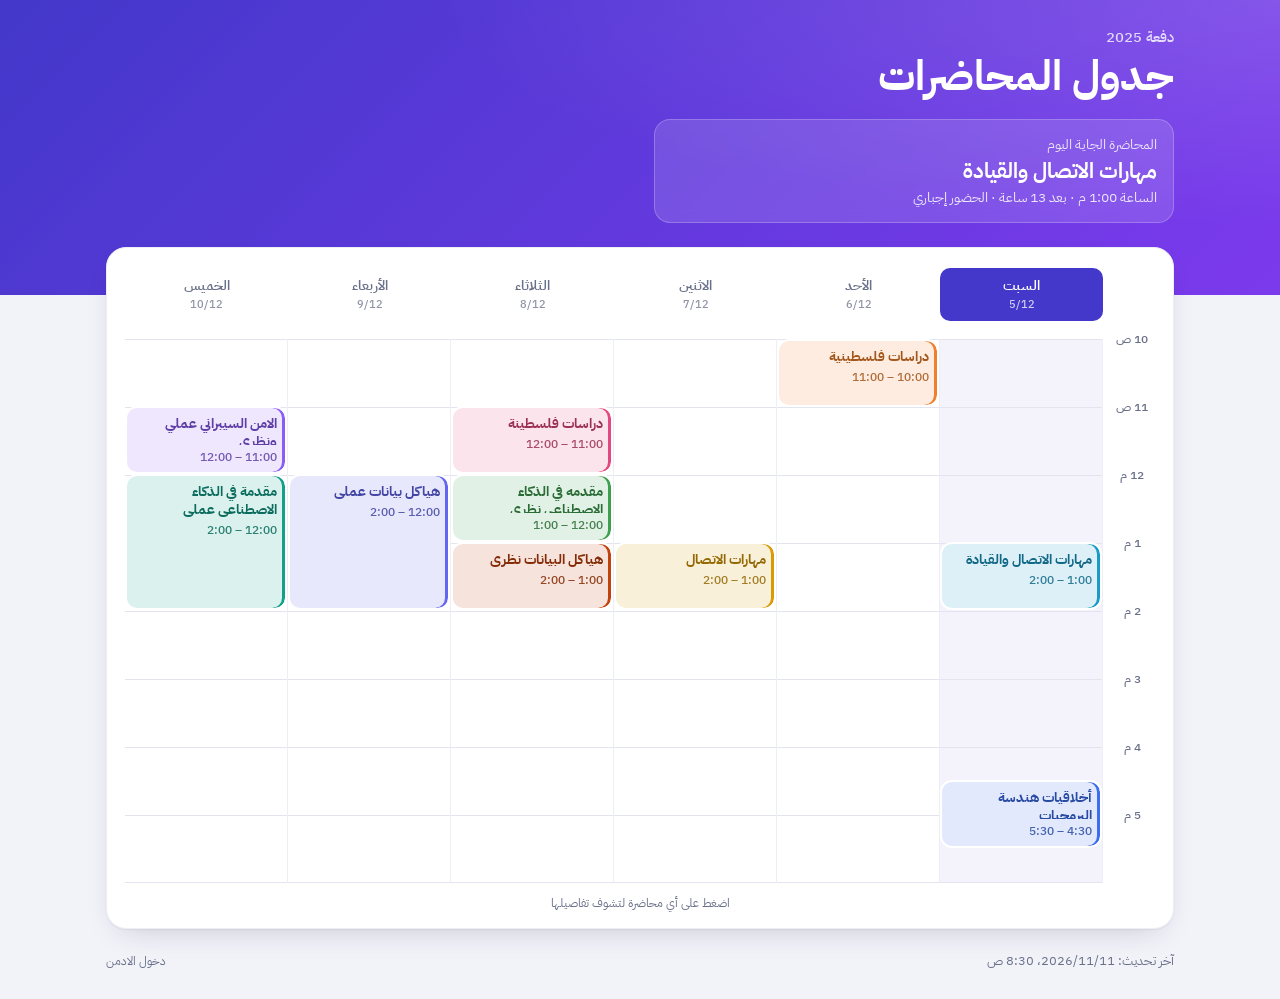
<file: index.html>
<!doctype html>
<html lang="ar" dir="rtl">
<head>
  <meta charset="utf-8">
  <meta name="viewport" content="width=device-width, initial-scale=1, viewport-fit=cover">
  <title>جدول المحاضرات</title>
  <meta name="description" content="جدول المحاضرات الأسبوعي: اليوم والموعد والمادة.">
  <meta name="theme-color" content="#4338CA">
  <link rel="icon" href="data:image/svg+xml,%3Csvg xmlns='http://www.w3.org/2000/svg' viewBox='0 0 64 64'%3E%3Crect width='64' height='64' rx='16' fill='%234338CA'/%3E%3Crect x='14' y='16' width='15' height='14' rx='4' fill='%23fff'/%3E%3Crect x='35' y='16' width='15' height='22' rx='4' fill='%23C7D2FE'/%3E%3Crect x='14' y='35' width='15' height='13' rx='4' fill='%23C7D2FE'/%3E%3C/svg%3E">
  <link rel="preconnect" href="https://fonts.googleapis.com">
  <link rel="preconnect" href="https://fonts.gstatic.com" crossorigin>
  <link href="https://fonts.googleapis.com/css2?family=IBM+Plex+Sans+Arabic:wght@400;500;600;700&display=swap" rel="stylesheet">
  <link rel="stylesheet" href="assets/style.css?v=6">
</head>
<body class="public">
  <header class="hero">
    <div class="wrap">
      <p class="preview-note" id="preview-note" hidden>معاينة للتعديلات اللي لسا ما انتشرت</p>
      <p class="hero-sub" id="subtitle"></p>
      <h1 id="title">جدول المحاضرات</h1>
      <div class="now" id="now" aria-live="polite" hidden></div>
    </div>
  </header>

  <main class="wrap">
    <section class="card quiz-card" id="quizzes" hidden></section>
    <section class="card board-card" id="app">
      <p class="state">جاري تحميل الجدول…</p>
    </section>
  </main>

  <footer class="wrap foot">
    <span id="updated"></span>
    <a class="admin-link" href="admin.html">دخول الادمن</a>
  </footer>

  <dialog class="sheet" id="details" aria-labelledby="details-title">
    <div class="sheet-body" id="details-body"></div>
  </dialog>

  <script src="assets/common.js?v=6"></script>
  <script src="assets/app.js?v=6"></script>
</body>
</html>
</file>
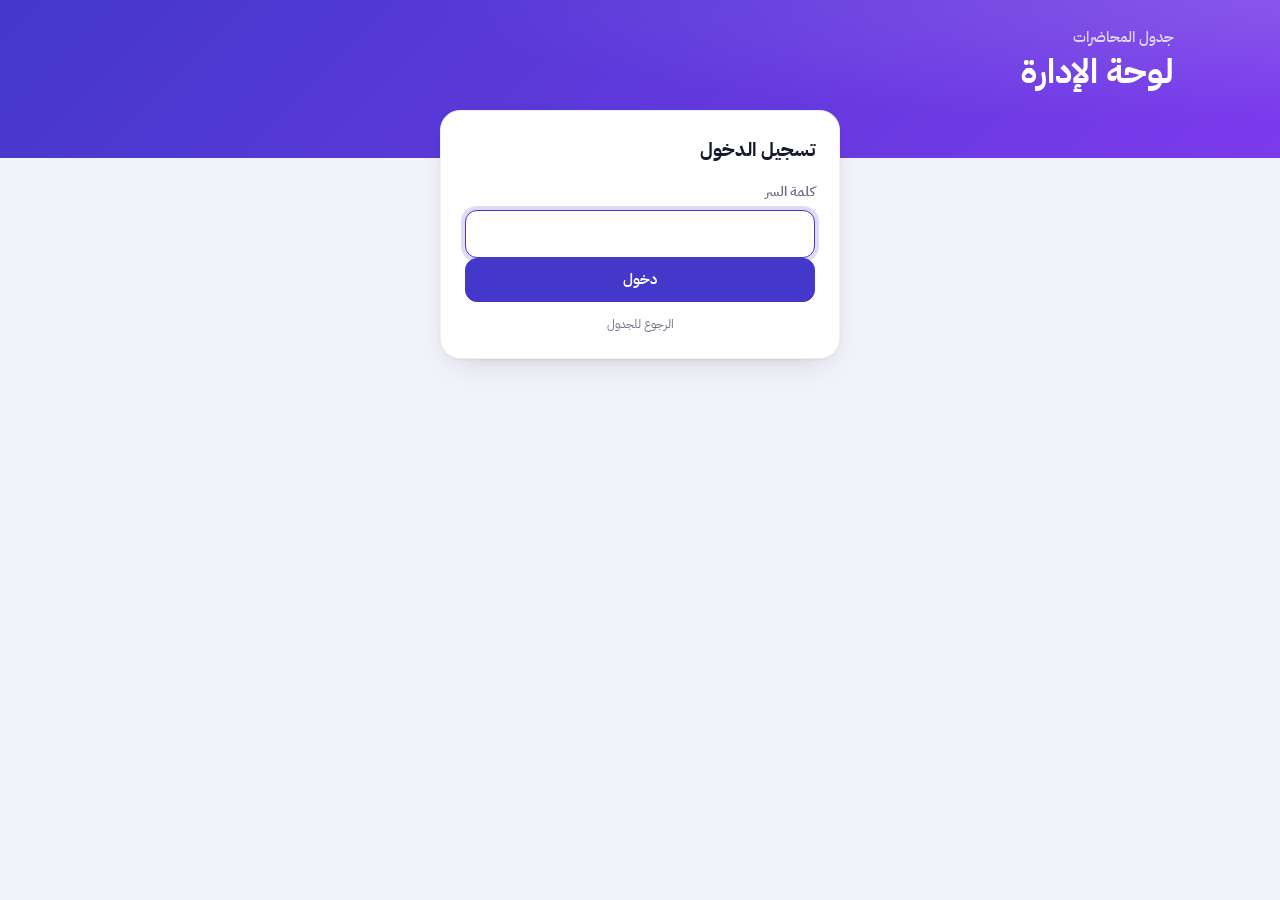
<file: admin.html>
<!doctype html>
<html lang="ar" dir="rtl">
<head>
  <meta charset="utf-8">
  <meta name="viewport" content="width=device-width, initial-scale=1, viewport-fit=cover">
  <meta name="robots" content="noindex">
  <title>لوحة الإدارة · جدول المحاضرات</title>
  <meta name="theme-color" content="#4338CA">
  <link rel="icon" href="data:image/svg+xml,%3Csvg xmlns='http://www.w3.org/2000/svg' viewBox='0 0 64 64'%3E%3Crect width='64' height='64' rx='16' fill='%234338CA'/%3E%3Crect x='14' y='16' width='15' height='14' rx='4' fill='%23fff'/%3E%3Crect x='35' y='16' width='15' height='22' rx='4' fill='%23C7D2FE'/%3E%3Crect x='14' y='35' width='15' height='13' rx='4' fill='%23C7D2FE'/%3E%3C/svg%3E">
  <link rel="preconnect" href="https://fonts.googleapis.com">
  <link rel="preconnect" href="https://fonts.gstatic.com" crossorigin>
  <link href="https://fonts.googleapis.com/css2?family=IBM+Plex+Sans+Arabic:wght@400;500;600;700&display=swap" rel="stylesheet">
  <link rel="stylesheet" href="assets/style.css?v=6">
</head>
<body class="admin">
  <header class="hero hero-sm">
    <div class="wrap hero-row">
      <div>
        <p class="hero-sub">جدول المحاضرات</p>
        <h1>لوحة الإدارة</h1>
      </div>
      <nav class="hero-links" id="hero-links" hidden>
        <a href="./" target="_blank" rel="noopener">الجدول المنشور</a>
        <a href="./?preview=1" target="_blank" rel="noopener">معاينة</a>
        <button class="link-btn" type="button" id="logout">خروج</button>
      </nav>
    </div>
  </header>

  <main class="wrap">
    <!-- تسجيل الدخول -->
    <section id="login" hidden>
      <form id="login-form" class="card login-card">
        <h2>تسجيل الدخول</h2>
        <label for="pass">كلمة السر</label>
        <input id="pass" type="password" autocomplete="current-password" required>
        <p class="error" id="login-error" role="alert"></p>
        <button class="btn btn-primary btn-block" type="submit" id="login-btn">دخول</button>
        <a class="admin-link" href="./">الرجوع للجدول</a>
      </form>
    </section>

    <!-- المحرر -->
    <section id="editor" hidden>
      <p class="state" id="loading">جاري تحميل الجدول…</p>
      <div class="card state" id="load-error" role="alert" hidden>
        <p>ما قدرنا نحمّل الجدول المنشور. تأكد من الإنترنت وجرّب كمان مرة.</p>
        <button class="btn btn-primary" type="button" id="retry-load">إعادة المحاولة</button>
      </div>

      <div id="workspace" hidden>
        <div class="toolbar">
          <h2 id="count-title">المحاضرات</h2>
          <button class="btn btn-primary" type="button" id="add-btn">+ إضافة محاضرة</button>
        </div>

        <div id="lecture-list"></div>

        <div class="toolbar toolbar-quiz">
          <h2 id="quiz-title">الكويزات</h2>
          <button class="btn btn-quiz" type="button" id="add-quiz-btn">+ إضافة كويز</button>
        </div>
        <div id="quiz-list"></div>

        <details class="card tools" id="zoom-card" open>
          <summary>روابط الزوم</summary>
          <p class="tools-intro">حط رابط الزوم لكل مادة، والطالب بيلاقيه بتفاصيل المحاضرة. لتمسح رابط فضّي الخانة واحفظ.</p>
          <div id="zoom-list"></div>
        </details>

        <details class="card tools">
          <summary>إعدادات الجدول</summary>
          <div class="tools-body">
            <form id="title-form" class="title-form">
              <div class="field">
                <label for="t-title">عنوان الجدول</label>
                <input id="t-title" autocomplete="off" maxlength="60">
              </div>
              <div class="field">
                <label for="t-subtitle">السطر الصغير فوق العنوان</label>
                <input id="t-subtitle" autocomplete="off" maxlength="60" placeholder="مثلاً: دفعة 2025">
              </div>
              <button class="btn" type="submit">حفظ العنوان</button>
            </form>
            <div>
              <p id="token-state"></p>
              <button class="btn btn-sm" type="button" id="token-change">ربط GitHub</button>
            </div>
            <div>
              <p>نسخة احتياطية من الجدول على جهازك.</p>
              <div class="actions">
                <button class="btn btn-sm" type="button" id="export">تنزيل نسخة</button>
                <label class="btn btn-sm" for="import-file">استرجاع نسخة</label>
                <input class="sr-only" type="file" id="import-file" accept="application/json,.json">
              </div>
            </div>
          </div>
        </details>

        <div class="publish-bar" id="publish-bar">
          <p id="publish-state"></p>
          <div class="actions">
            <button class="btn btn-sm btn-ghost-light" type="button" id="discard">تراجع</button>
            <button class="btn btn-sm btn-accent" type="button" id="publish">نشر التعديلات</button>
          </div>
        </div>
      </div>
    </section>
  </main>

  <!-- نموذج المحاضرة -->
  <dialog class="sheet sheet-form" id="lec-dialog" aria-labelledby="lec-title">
    <form id="lec-form" class="sheet-body" novalidate autocomplete="off">
      <div class="sheet-top">
        <h2 id="lec-title">إضافة محاضرة</h2>
        <button class="icon-btn" type="button" data-close aria-label="إغلاق">✕</button>
      </div>

      <div class="field">
        <label for="f-subject">اسم المادة</label>
        <input id="f-subject" type="text" enterkeyhint="done" autocomplete="off" autocorrect="off" spellcheck="false">
        <div class="chips chips-scroll" id="subject-chips"></div>
      </div>

      <div class="field" id="day-field">
        <span class="label">اليوم</span>
        <div class="chips" id="day-chips" role="radiogroup" aria-label="اليوم"></div>
      </div>

      <div class="field" id="date-field" hidden>
        <span class="label">التاريخ</span>
        <div class="chips chips-scroll date-chips" id="date-chips" role="radiogroup" aria-label="التاريخ"></div>
      </div>

      <div class="field">
        <span class="label">بتبلش الساعة</span>
        <div class="chips chips-grid" id="hour-chips" role="radiogroup" aria-label="الساعة"></div>
        <div class="chips minute-chips" id="minute-chips" role="radiogroup" aria-label="الدقائق"></div>
      </div>

      <div class="field">
        <span class="label">مدتها</span>
        <div class="chips" id="duration-chips" role="radiogroup" aria-label="المدة"></div>
        <div class="stepper">
          <button class="btn btn-sm" type="button" data-step="-15">− ربع ساعة</button>
          <span id="duration-text"></span>
          <button class="btn btn-sm" type="button" data-step="15">+ ربع ساعة</button>
        </div>
      </div>

      <div class="field" id="attendance-field">
        <span class="label">الحضور</span>
        <div class="chips" id="attendance-chips" role="radiogroup" aria-label="الحضور"></div>
      </div>

      <p class="summary" id="summary"></p>

      <details class="extra" id="extra">
        <summary id="extra-title">ملاحظة والقاعة والمحاضر (اختياري)</summary>
        <div class="field">
          <label for="f-note">ملاحظة</label>
          <input id="f-note" type="text" autocomplete="off" maxlength="140">
        </div>
        <div class="field-row" id="place-row">
          <div class="field">
            <label for="f-room">القاعة</label>
            <input id="f-room" type="text" autocomplete="off">
          </div>
          <div class="field">
            <label for="f-doctor">المحاضر</label>
            <input id="f-doctor" type="text" autocomplete="off">
          </div>
        </div>
      </details>

      <p class="error" id="form-error" role="alert"></p>

      <div class="sheet-actions">
        <button class="btn btn-primary" type="submit" value="close" id="save-btn">حفظ</button>
        <button class="btn" type="submit" value="again" id="save-again-btn">حفظ وضيف غيرها</button>
      </div>
    </form>
  </dialog>

  <!-- ربط GitHub -->
  <dialog class="sheet" id="token-dialog" aria-labelledby="token-title">
    <form id="token-form" class="sheet-body">
      <div class="sheet-top">
        <h2 id="token-title">ربط النشر بـ GitHub (مرة وحدة)</h2>
        <button class="icon-btn" type="submit" value="cancel" formnovalidate aria-label="إغلاق">✕</button>
      </div>
      <p>هاي الخطوة بيعملها صاحب حساب GitHub مرة وحدة بس. بعدها أي حدا معه كلمة سر اللوحة بينشر من أي جهاز بدون توكن.</p>
      <ol>
        <li><a id="token-link" target="_blank" rel="noopener">افتح صفحة إنشاء التوكن</a> وسجّل دخول بحساب GitHub صاحب الموقع.</li>
        <li>تحت <b class="ltr">Repository access</b> اختار <b class="ltr">Only select repositories</b> وبعدين <b class="ltr" id="token-repo"></b>.</li>
        <li>تحت <b class="ltr">Permissions</b> خلّي <b class="ltr">Contents</b> على <b class="ltr">Read and write</b>.</li>
        <li>اضغط <b class="ltr">Generate token</b>، انسخ التوكن والصقه هون.</li>
      </ol>
      <div class="field">
        <label for="token-input">التوكن</label>
        <input id="token-input" type="password" class="ltr" placeholder="github_pat_…" autocomplete="off" spellcheck="false">
      </div>
      <p class="error" id="token-error" role="alert"></p>
      <div class="sheet-actions">
        <button class="btn btn-primary" type="submit" value="save" id="token-save">ربط</button>
      </div>
      <p class="fine">التوكن بينحفظ بالموقع مشفّر بكلمة سر اللوحة، وصلاحيته محصورة بتعديل ملفات هالمستودع.</p>
    </form>
  </dialog>

  <div class="toast" id="toast" role="status" aria-live="polite"></div>

  <script src="assets/common.js?v=6"></script>
  <script src="assets/admin.js?v=6"></script>
</body>
</html>
</file>
<file: assets/style.css>
/* ---------- الألوان والخط ---------- */
:root {
  --bg: #F2F3F9;
  --surface: #FFFFFF;
  --surface-2: #F6F7FB;
  --text: #171A2C;
  --muted: #697089;
  --line: #E2E5EF;
  --line-soft: #EDEFF5;
  --brand: #4338CA;
  --brand-soft: #EEF0FF;
  --hero-from: #4338CA;
  --hero-to: #7C3AED;
  --bar: #1E1B4B;
  --accent: #FBBF24;
  --now: #F43F5E;
  --danger: #DC2626;
  --clash: #EF4444;
  --clash-soft: #FEE2E2;
  --clash-text: #B91C1C;
  --quiz: #F59E0B;
  --quiz-soft: #FEF3C7;
  --quiz-text: #92400E;
  --ok-soft: #DCFCE7;
  --ok-text: #166534;
  --tint: 15%;
  --ink: 68%;
  --ink-base: #000;
  --shadow: 0 1px 2px rgb(20 24 60 / 0.05), 0 12px 32px -16px rgb(20 24 60 / 0.25);
  --radius: 20px;
  --hour: 66px;
  --axis: 40px;
  --col-min: 84px;
  --font: 'IBM Plex Sans Arabic', system-ui, 'Segoe UI', Tahoma, sans-serif;
  color-scheme: light;
}

@media (prefers-color-scheme: dark) {
  :root {
    --bg: #0C0E19;
    --surface: #151826;
    --surface-2: #1B1F30;
    --text: #E9EBF5;
    --muted: #9AA1BA;
    --line: #2A2F45;
    --line-soft: #212538;
    --brand: #8B93FF;
    --brand-soft: #23264A;
    --hero-from: #2E2A86;
    --hero-to: #5B21B6;
    --bar: #23205A;
    --danger: #F87171;
    --clash: #F87171;
    --clash-soft: rgb(239 68 68 / 0.16);
    --clash-text: #FCA5A5;
    --quiz-soft: rgb(245 158 11 / 0.16);
    --quiz-text: #FCD34D;
    --ok-soft: rgb(34 197 94 / 0.15);
    --ok-text: #86EFAC;
    --tint: 26%;
    --ink: 30%;
    --ink-base: #fff;
    --shadow: 0 1px 2px rgb(0 0 0 / 0.4), 0 16px 40px -18px rgb(0 0 0 / 0.7);
    color-scheme: dark;
  }
}

@media (min-width: 768px) {
  :root { --hour: 68px; --axis: 52px; --col-min: 0px; }
}

* { box-sizing: border-box; }
[hidden] { display: none !important; }
html { -webkit-text-size-adjust: 100%; }

body {
  margin: 0;
  min-height: 100vh;
  background: var(--bg);
  color: var(--text);
  font-family: var(--font);
  font-size: 16px;
  line-height: 1.55;
}

a { color: var(--brand); }
:focus-visible { outline: 2.5px solid var(--brand); outline-offset: 2px; }

.wrap {
  width: 100%;
  max-width: 1100px;
  margin: 0 auto;
  padding-inline: 16px;
}

.sr-only {
  position: absolute;
  width: 1px;
  height: 1px;
  overflow: hidden;
  clip: rect(0 0 0 0);
  white-space: nowrap;
}

.ltr { direction: ltr; unicode-bidi: isolate; }

/* ---------- الهيدر ---------- */
.hero {
  padding: calc(26px + env(safe-area-inset-top)) 0 72px;
  color: #fff;
  background:
    radial-gradient(120% 140% at 100% 0%, rgb(255 255 255 / 0.14), transparent 55%),
    linear-gradient(135deg, var(--hero-from), var(--hero-to));
}

.hero h1 {
  margin: 0;
  font-size: clamp(1.9rem, 6vw, 2.6rem);
  font-weight: 700;
  line-height: 1.2;
}

.hero-sub {
  margin: 0 0 2px;
  font-size: 0.95rem;
  font-weight: 500;
  color: rgb(255 255 255 / 0.78);
}

.preview-note {
  display: inline-block;
  margin: 0 0 12px;
  padding: 4px 12px;
  font-size: 0.82rem;
  font-weight: 600;
  color: #1F1500;
  background: var(--accent);
  border-radius: 999px;
}

.now {
  display: grid;
  gap: 1px;
  max-width: 520px;
  margin-top: 18px;
  padding: 14px 16px;
  background: rgb(255 255 255 / 0.13);
  border: 1px solid rgb(255 255 255 / 0.22);
  border-radius: 16px;
  -webkit-backdrop-filter: blur(6px);
  backdrop-filter: blur(6px);
}
.now-label { font-size: 0.85rem; color: rgb(255 255 255 / 0.82); }
.now-title { font-size: 1.3rem; font-weight: 700; line-height: 1.35; }
.now-meta { font-size: 0.9rem; color: rgb(255 255 255 / 0.85); }

.pulse {
  display: inline-block;
  width: 8px;
  height: 8px;
  margin-inline-end: 7px;
  vertical-align: 1px;
  background: var(--now);
  border-radius: 50%;
  animation: pulse 1.8s infinite;
}
@keyframes pulse {
  0% { box-shadow: 0 0 0 0 rgb(244 63 94 / 0.65); }
  70%, 100% { box-shadow: 0 0 0 9px rgb(244 63 94 / 0); }
}

main.wrap { margin-top: -48px; }

/* ---------- بطاقات عامة ---------- */
.card {
  background: var(--surface);
  border: 1px solid var(--line-soft);
  border-radius: var(--radius);
  box-shadow: var(--shadow);
}

.state {
  margin: 0;
  padding: 44px 16px;
  text-align: center;
  color: var(--muted);
}
.state p { margin: 0 0 14px; }
.state p:last-child { margin-bottom: 0; }

/* ---------- الجدول الأسبوعي ---------- */
.board-card { padding: 10px 8px 12px; }

/* على الجوال: عمود لكل يوم بعرض مريح، والجدول بينسحب لجنب مع ثبات الساعات والأيام */
.board-scroll {
  max-height: calc(100dvh - 90px);
  overflow: auto;
  overscroll-behavior-x: contain;
  scrollbar-width: thin;
}
.board { min-width: calc(var(--axis) + var(--days) * var(--col-min)); }

.corner,
.axis {
  position: sticky;
  inset-inline-start: 0;
  z-index: 6;
  background: var(--surface);
}

/* flex مش grid، حتى يزبط تثبيت عمود الساعات وقت السحب الجانبي */
.board-head,
.board-body { display: flex; }
.corner,
.axis { flex: 0 0 var(--axis); }
.day-head,
.day-col { flex: 1 1 0; min-width: var(--col-min); }

.board-head {
  position: sticky;
  top: 0;
  z-index: 5;
  padding: 2px 0 10px;
  background: var(--surface);
}

.day-head {
  padding: 7px 2px;
  border: 0 solid transparent;
  border-inline-width: 3px;
  background-clip: padding-box;
  font-size: 0.86rem;
  font-weight: 600;
  text-align: center;
  white-space: nowrap;
  color: var(--muted);
  border-radius: 10px;
}
.day-head.is-today { color: #fff; background: var(--brand); }
.day-head .short { display: none; }
.board-body { position: relative; }

.board-body { padding-top: 8px; }

.axis { height: calc(var(--hours) * var(--hour)); }
.axis span {
  position: absolute;
  inset-inline: 0;
  padding-inline-end: 6px;
  transform: translateY(-50%);
  font-size: 0.7rem;
  font-weight: 500;
  color: var(--muted);
  text-align: center;
  white-space: nowrap;
}

.day-col {
  position: relative;
  height: calc(var(--hours) * var(--hour));
  border-inline-start: 1px solid var(--line-soft);
  border-bottom: 1px solid var(--line);
  background-image: repeating-linear-gradient(to bottom, var(--line) 0 1px, transparent 1px var(--hour));
}
.day-col.is-today { background-color: color-mix(in srgb, var(--brand) 6%, transparent); }

.lec {
  position: absolute;
  display: flex;
  flex-direction: column;
  gap: 2px;
  padding: 6px 8px;
  overflow: hidden;
  font: inherit;
  text-align: start;
  color: color-mix(in srgb, var(--c) var(--ink), var(--ink-base));
  background: color-mix(in srgb, var(--c) var(--tint), var(--surface));
  border: 2px solid var(--surface);
  border-radius: 12px;
  box-shadow: inset -3px 0 0 var(--c);
  cursor: pointer;
  container-type: size;
  transition: transform 0.15s ease;
}
.lec:hover { transform: scale(1.02); z-index: 3; }
.lec.is-now {
  z-index: 2;
  box-shadow: inset -3px 0 0 var(--c), 0 0 0 2px var(--c);
}
.lec.is-past { opacity: 0.5; }

.lec-name {
  display: -webkit-box;
  overflow: hidden;
  font-size: 0.8rem;
  flex-shrink: 1;
  font-weight: 700;
  line-height: 1.25;
  -webkit-line-clamp: 3;
  -webkit-box-orient: vertical;
}
.lec-time,
.lec-room {
  flex-shrink: 0;
  font-size: 0.7rem;
  font-weight: 500;
  opacity: 0.85;
  white-space: nowrap;
  font-variant-numeric: tabular-nums;
}

@container (max-height: 70px) {
  .lec-room { display: none; }
}
@container (max-height: 34px) {
  .lec-time, .lec-room { display: none; }
  .lec-name { -webkit-line-clamp: 2; }
}
@container (max-width: 64px) {
  .lec-to, .lec-room { display: none; }
}

.now-line {
  position: absolute;
  inset-inline: -1px;
  z-index: 4;
  height: 2px;
  background: var(--now);
  pointer-events: none;
}
.now-line::before {
  content: '';
  position: absolute;
  inset-inline-start: -5px;
  top: -4px;
  width: 10px;
  height: 10px;
  background: var(--now);
  border-radius: 50%;
}

.board-hint {
  margin: 10px 0 0;
  font-size: 0.78rem;
  text-align: center;
  color: var(--muted);
}

@media (max-width: 560px) {
  .day-head { padding: 6px 0; font-size: 0.82rem; }
  .lec { padding: 5px 6px; border-radius: 10px; }
}

@media (min-width: 768px) {
  .board-scroll { max-height: none; overflow: visible; }
}

@media (min-width: 768px) {
  .board-card { padding: 18px 18px 16px; }
  .axis span { font-size: 0.75rem; }
  .lec-name { font-size: 0.9rem; }
  .lec-time, .lec-room { font-size: 0.78rem; }
}

/* ---------- التعارض: نقطة حمرا وملاحظة ---------- */
.clash-dot {
  display: inline-block;
  flex: none;
  width: 10px;
  height: 10px;
  padding: 0;
  background: var(--clash);
  border: 0;
  border-radius: 50%;
  box-shadow: 0 0 0 2px var(--surface);
}
.lec .clash-dot {
  position: absolute;
  top: 5px;
  inset-inline-end: 5px;
}
.lec.has-clash .lec-name { padding-inline-end: 10px; }
button.clash-dot {
  position: relative;
  width: 12px;
  height: 12px;
  margin-inline-start: 8px;
  vertical-align: 1px;
  cursor: pointer;
}
button.clash-dot::before {
  content: '';
  position: absolute;
  inset: -12px;
}

.clash-note {
  display: flex;
  align-items: baseline;
  gap: 8px;
  margin: 8px 0 0;
  padding: 9px 12px;
  font-size: 0.86rem;
  font-weight: 500;
  line-height: 1.5;
  color: var(--clash-text);
  background: var(--clash-soft);
  border-radius: 10px;
}
.clash-note .clash-dot { box-shadow: none; }
#details .clash-note { margin: -4px 0 12px; }

/* ---------- روابط الزوم ---------- */
.btn.btn-zoom {
  gap: 8px;
  color: #fff;
  background: #2D8CFF;
  border-color: #2D8CFF;
}
.btn.btn-zoom:hover { background: #2D8CFF; filter: brightness(1.08); }
.now-zoom { justify-self: start; min-height: 40px; margin-top: 10px; }
.zoom-when { margin: 6px 0 10px; font-size: 0.8rem; text-align: center; color: var(--muted); }
.zoom-when:empty { display: none; }
#details .btn-zoom { margin-top: 4px; }

.tools-intro { margin: 10px 0 4px; font-size: 0.88rem; color: var(--muted); }
.zoom-row { padding: 14px 0; }
.zoom-row + .zoom-row { border-top: 1px solid var(--line-soft); }
.zoom-row label {
  display: flex;
  align-items: center;
  gap: 8px;
  margin-bottom: 8px;
  font-size: 0.95rem;
  color: var(--text);
}
.zoom-dot { width: 10px; height: 10px; flex: none; background: var(--c); border-radius: 50%; }
.zoom-input { display: flex; gap: 8px; }
.zoom-input input { flex: 1; min-width: 0; min-height: 44px; text-align: left; }
.zoom-input .btn { flex: none; min-height: 44px; }
.zoom-meta { margin: 8px 0 0; font-size: 0.82rem; color: var(--muted); }
.zoom-meta b { color: var(--text); font-weight: 600; }
.zoom-meta.is-empty { opacity: 0.8; }

/* ---------- الكويزات والحضور ---------- */
.day-head .day-date {
  display: block;
  font-size: 0.7rem;
  font-weight: 500;
  opacity: 0.75;
}

.lec.is-quiz {
  background:
    repeating-linear-gradient(135deg, transparent 0 7px, color-mix(in srgb, var(--c) 12%, transparent) 7px 14px),
    color-mix(in srgb, var(--c) var(--tint), var(--surface));
  outline: 1.5px dashed var(--c);
  outline-offset: -5px;
}

.lec-name .quiz-badge { margin-inline: 0 3px; }
.quiz-badge {
  display: inline-block;
  margin-inline-start: 4px;
  padding: 0 7px;
  font-size: 0.66rem;
  font-weight: 700;
  line-height: 1.6;
  color: #1F1500;
  background: var(--quiz);
  border-radius: 999px;
}

.quiz-card { margin-bottom: 14px; padding: 14px 14px 8px; }
.quiz-card-title { margin: 0 4px 6px; font-size: 1rem; font-weight: 700; }

.quiz-row {
  display: grid;
  grid-template-columns: 64px minmax(0, 1fr) auto;
  align-items: center;
  gap: 12px;
  width: 100%;
  padding: 10px 4px;
  font: inherit;
  color: var(--text);
  text-align: start;
  background: none;
  border: 0;
  border-top: 1px solid var(--line-soft);
  cursor: pointer;
}
.quiz-row:first-of-type { border-top: 0; }
.quiz-date {
  display: grid;
  place-items: center;
  padding: 6px 4px;
  line-height: 1.25;
  color: var(--quiz-text);
  background: var(--quiz-soft);
  border-radius: 12px;
}
.quiz-date b { font-size: 0.8rem; }
.quiz-date small { font-size: 0.75rem; }
.quiz-info strong { display: block; font-size: 0.98rem; overflow-wrap: anywhere; }
.quiz-info span { font-size: 0.82rem; color: var(--muted); }
.quiz-when { font-size: 0.82rem; font-weight: 600; color: var(--muted); white-space: nowrap; }
.quiz-row.is-soon .quiz-when { color: var(--quiz-text); }

.quiz-note {
  margin: -4px 0 12px;
  padding: 9px 12px;
  font-size: 0.88rem;
  line-height: 1.5;
  color: var(--quiz-text);
  background: var(--quiz-soft);
  border-radius: 10px;
}

.now-quiz {
  display: inline-block;
  margin-inline-start: 8px;
  padding: 0 9px;
  font-size: 0.75rem;
  font-weight: 700;
  line-height: 1.8;
  vertical-align: 3px;
  color: #1F1500;
  background: var(--quiz);
  border-radius: 999px;
}

.att-tag {
  display: inline-block;
  padding: 1px 10px;
  font-size: 0.82rem;
  font-weight: 600;
  border-radius: 999px;
}
.att-required { color: var(--clash-text); background: var(--clash-soft); }
.att-optional { color: var(--ok-text); background: var(--ok-soft); }

/* ---------- التذييل ---------- */
.foot {
  display: flex;
  flex-wrap: wrap;
  justify-content: space-between;
  align-items: baseline;
  gap: 10px;
  padding-block: 22px calc(28px + env(safe-area-inset-bottom));
  font-size: 0.8rem;
  color: var(--muted);
}
.admin-link { font-size: 0.72rem; color: var(--muted); text-decoration: none; }
.admin-link:hover { text-decoration: underline; }

/* ---------- أزرار ---------- */
.btn {
  display: inline-flex;
  align-items: center;
  justify-content: center;
  gap: 6px;
  min-height: 44px;
  padding: 0 18px;
  font: inherit;
  font-size: 0.95rem;
  font-weight: 600;
  color: var(--text);
  text-decoration: none;
  background: var(--surface);
  border: 1px solid var(--line);
  border-radius: 12px;
  cursor: pointer;
  transition: background-color 0.15s ease, filter 0.15s ease;
}
.btn:hover { background: var(--surface-2); }
.btn-primary { color: #fff; background: var(--brand); border-color: var(--brand); }
.btn-primary:hover { background: var(--brand); filter: brightness(1.08); }
.btn-danger { color: var(--danger); }
.btn-sm { min-height: 36px; padding: 0 13px; font-size: 0.86rem; border-radius: 10px; }
.btn-block { width: 100%; }
.btn-accent { color: #1F1500; background: var(--accent); border-color: var(--accent); }
.btn-accent:hover { background: var(--accent); filter: brightness(1.05); }
.btn-ghost-light { color: #fff; background: transparent; border-color: rgb(255 255 255 / 0.3); }
.btn-ghost-light:hover { background: rgb(255 255 255 / 0.08); }
.btn:disabled { opacity: 0.45; cursor: not-allowed; filter: none; }

.icon-btn {
  display: grid;
  place-items: center;
  width: 36px;
  height: 36px;
  font: inherit;
  font-size: 0.95rem;
  color: var(--muted);
  background: var(--surface-2);
  border: 0;
  border-radius: 50%;
  cursor: pointer;
}

.link-btn {
  padding: 0;
  font: inherit;
  color: inherit;
  background: none;
  border: 0;
  cursor: pointer;
}

/* ---------- نوافذ منبثقة (من تحت على الجوال) ---------- */
dialog.sheet {
  width: min(560px, calc(100% - 24px));
  max-width: none;
  max-height: calc(100dvh - 32px);
  padding: 0;
  color: var(--text);
  background: var(--surface);
  border: 0;
  border-radius: 22px;
  box-shadow: 0 30px 80px -20px rgb(0 0 0 / 0.5);
}
dialog.sheet::backdrop { background: rgb(10 12 30 / 0.5); }

.sheet-body {
  max-height: calc(100dvh - 32px);
  padding: 18px 20px 20px;
  overflow-y: auto;
  overscroll-behavior: contain;
}

.sheet-handle {
  display: block;
  width: 40px;
  height: 4px;
  margin: 0 auto 16px;
  background: var(--line);
  border-radius: 4px;
}

.sheet-top {
  display: flex;
  align-items: center;
  justify-content: space-between;
  gap: 12px;
  margin-bottom: 16px;
}
.sheet-top h2 { margin: 0; font-size: 1.15rem; font-weight: 700; }

.sheet-tag {
  display: inline-flex;
  align-items: center;
  gap: 7px;
  margin: 0;
  font-size: 0.85rem;
  font-weight: 600;
  color: var(--c);
}
.sheet-tag i { width: 10px; height: 10px; background: var(--c); border-radius: 50%; }

#details h2 { margin: 6px 0 12px; font-size: 1.4rem; font-weight: 700; line-height: 1.35; }

.facts { margin: 0 0 18px; }
.facts div {
  display: flex;
  justify-content: space-between;
  gap: 12px;
  padding: 12px 0;
  border-bottom: 1px solid var(--line-soft);
}
.facts dt { color: var(--muted); }
.facts dd { margin: 0; font-weight: 600; text-align: end; }

.sheet-actions {
  position: sticky;
  bottom: -20px;
  display: flex;
  gap: 10px;
  margin: 8px -20px -20px;
  padding: 12px 20px calc(20px + env(safe-area-inset-bottom));
  background: var(--surface);
  border-top: 1px solid var(--line-soft);
}
.sheet-actions .btn { flex: 1; }

@media (max-width: 640px) {
  dialog.sheet {
    width: 100%;
    max-height: 92dvh;
    margin: auto 0 0;
    border-radius: 22px 22px 0 0;
  }
  .sheet-body { max-height: 92dvh; padding-inline: 16px; }
  .sheet-actions { margin-inline: -16px; padding-inline: 16px; }
}

/* ---------- خانات ---------- */
.field { margin-bottom: 18px; }

label,
.label {
  display: block;
  margin-bottom: 8px;
  font-size: 0.86rem;
  font-weight: 600;
  color: var(--muted);
}

input {
  width: 100%;
  min-height: 48px;
  padding: 10px 14px;
  font: inherit;
  font-size: 16px;
  color: var(--text);
  background: var(--surface-2);
  border: 1.5px solid var(--line);
  border-radius: 12px;
}
input:focus {
  outline: none;
  background: var(--surface);
  border-color: var(--brand);
  box-shadow: 0 0 0 4px color-mix(in srgb, var(--brand) 18%, transparent);
}

.field-row {
  display: grid;
  grid-template-columns: 1fr 1fr;
  gap: 10px;
}

.error {
  min-height: 1.2em;
  margin: 4px 0 8px;
  font-size: 0.88rem;
  font-weight: 500;
  color: var(--danger);
}
.error:empty { margin: 0; min-height: 0; }

/* ---------- أزرار الاختيار ---------- */
.chips { display: flex; flex-wrap: wrap; gap: 8px; }

.chip {
  min-height: 42px;
  padding: 0 14px;
  font: inherit;
  font-size: 0.93rem;
  font-weight: 500;
  white-space: nowrap;
  color: var(--text);
  background: var(--surface);
  border: 1.5px solid var(--line);
  border-radius: 12px;
  cursor: pointer;
  transition: background-color 0.12s ease, border-color 0.12s ease;
}
.chip:hover { border-color: color-mix(in srgb, var(--brand) 45%, var(--line)); }
.chip.is-on { color: #fff; background: var(--brand); border-color: var(--brand); }

#day-chips,
.chips-grid {
  display: grid;
  grid-template-columns: repeat(auto-fill, minmax(76px, 1fr));
}
.chips-grid { grid-template-columns: repeat(auto-fill, minmax(62px, 1fr)); }
#day-chips .chip,
.chips-grid .chip { padding: 0 4px; }

.minute-chips { margin-top: 8px; }
.minute-chips .chip { flex: 1; font-variant-numeric: tabular-nums; }

.chips-scroll {
  flex-wrap: nowrap;
  margin-top: 10px;
  padding-bottom: 2px;
  overflow-x: auto;
  scrollbar-width: none;
}
.chips-scroll::-webkit-scrollbar { display: none; }

.chip-soft {
  min-height: 36px;
  font-size: 0.88rem;
  color: var(--brand);
  background: var(--brand-soft);
  border-color: transparent;
}

.stepper {
  display: flex;
  align-items: center;
  justify-content: space-between;
  gap: 10px;
  margin-top: 10px;
}
#duration-text { font-weight: 600; }

.summary {
  margin: 0 0 14px;
  padding: 12px 14px;
  font-weight: 500;
  color: var(--brand);
  background: var(--brand-soft);
  border-radius: 12px;
}

details.extra { margin-bottom: 6px; }
details.extra summary {
  padding: 6px 0 12px;
  font-weight: 600;
  color: var(--brand);
  cursor: pointer;
}

/* ---------- لوحة الإدارة ---------- */
.hero-sm { padding-bottom: 66px; }
.hero-sm h1 { font-size: clamp(1.6rem, 5vw, 2.1rem); }

.hero-row {
  display: flex;
  flex-wrap: wrap;
  align-items: flex-end;
  justify-content: space-between;
  gap: 12px;
}

.hero-links {
  display: flex;
  flex-wrap: wrap;
  gap: 6px 18px;
  font-size: 0.9rem;
}
.hero-links a,
.hero-links .link-btn { color: rgb(255 255 255 / 0.9); text-decoration: none; }
.hero-links a:hover,
.hero-links .link-btn:hover { color: #fff; text-decoration: underline; }

.login-card {
  max-width: 400px;
  margin: 0 auto;
  padding: 24px;
  display: grid;
}
.login-card h2 { margin: 0 0 16px; font-size: 1.2rem; }
.login-card .admin-link { margin-top: 14px; justify-self: center; }

.toolbar {
  display: flex;
  align-items: center;
  justify-content: space-between;
  gap: 12px;
  padding: 12px 14px 12px 12px;
  background: var(--surface);
  border: 1px solid var(--line-soft);
  border-radius: var(--radius);
  box-shadow: var(--shadow);
}
.toolbar h2 { margin: 0; padding-inline-start: 4px; font-size: 1.1rem; }

#lecture-list > .card { margin-top: 12px; }

.day-group { padding: 4px 16px 6px; }
.day-group h3 {
  margin: 12px 0 2px;
  font-size: 0.88rem;
  font-weight: 600;
  color: var(--muted);
}

.lec-item {
  display: grid;
  grid-template-columns: 4px minmax(0, 1fr) auto;
  align-items: center;
  gap: 12px;
  padding: 12px 0;
}
.lec-item + .lec-item { border-top: 1px solid var(--line-soft); }
.lec-bar { align-self: stretch; background: var(--c); border-radius: 4px; }
.lec-info strong { display: block; font-size: 1rem; line-height: 1.4; overflow-wrap: anywhere; }
.lec-info span { font-size: 0.85rem; color: var(--muted); }
.lec-actions { display: flex; gap: 6px; }
.lec-extra { display: flex; flex-wrap: wrap; align-items: center; gap: 6px 10px; margin-top: 4px; }
.lec-extra .att-tag { font-size: 0.75rem; }
.lec-note { font-size: 0.82rem; color: var(--muted); }

.toolbar-quiz { margin-top: 18px; }
.btn.btn-quiz { color: #1F1500; background: var(--quiz); border-color: var(--quiz); }
.btn.btn-quiz:hover { background: var(--quiz); filter: brightness(1.05); }
.quiz-item .lec-bar {
  background: repeating-linear-gradient(to bottom, var(--quiz) 0 6px, transparent 6px 10px);
}
.quiz-item .quiz-when { font-size: 0.75rem; color: var(--quiz-text); background: var(--quiz-soft); padding: 1px 10px; border-radius: 999px; }
.quiz-item.is-ended { opacity: 0.55; }
.ended-quizzes summary { padding: 10px 0; font-size: 0.88rem; font-weight: 600; color: var(--muted); cursor: pointer; }

.date-chips .chip {
  display: grid;
  place-items: center;
  min-width: 72px;
  min-height: 52px;
  padding: 4px 10px;
  line-height: 1.25;
}
.date-top { font-size: 0.82rem; font-weight: 600; }
.date-num { font-size: 0.78rem; opacity: 0.8; }

@media (max-width: 480px) {
  .lec-item { grid-template-columns: 4px minmax(0, 1fr); row-gap: 8px; }
  .lec-actions { grid-column: 2; }
}

.tools { margin-top: 12px; padding: 14px 16px; }
.tools summary { font-weight: 600; cursor: pointer; }
.tools-body { display: grid; gap: 22px; margin-top: 16px; }
.tools-body p { margin: 0 0 8px; font-size: 0.88rem; color: var(--muted); }
.title-form .field { margin-bottom: 12px; }
.title-form .btn { margin-top: 2px; }
.actions { display: flex; flex-wrap: wrap; gap: 8px; }
.actions label.btn { margin: 0; color: var(--text); font-size: 0.86rem; }

.publish-bar {
  position: sticky;
  bottom: calc(12px + env(safe-area-inset-bottom));
  z-index: 6;
  display: flex;
  flex-wrap: wrap;
  align-items: center;
  gap: 10px 12px;
  margin: 16px 0 24px;
  padding: 12px 14px;
  color: #fff;
  background: var(--bar);
  border: 1px solid rgb(255 255 255 / 0.08);
  border-radius: 16px;
  box-shadow: 0 16px 36px -14px rgb(0 0 0 / 0.55);
}
.publish-bar p { flex: 1; min-width: 12rem; margin: 0; font-size: 0.9rem; }
.publish-bar.is-dirty p::before {
  content: '';
  display: inline-block;
  width: 9px;
  height: 9px;
  margin-inline-end: 8px;
  background: var(--accent);
  border-radius: 50%;
}

#token-dialog ol { padding-inline-start: 1.3rem; margin: 10px 0 16px; }
#token-dialog li { margin-bottom: 6px; }
#token-dialog b.ltr { white-space: nowrap; }
.fine { margin: 12px 0 0; font-size: 0.8rem; color: var(--muted); }

.toast {
  position: fixed;
  inset-inline: 16px;
  top: calc(16px + env(safe-area-inset-top));
  z-index: 50;
  max-width: 440px;
  margin: 0 auto;
  padding: 12px 16px;
  font-size: 0.92rem;
  text-align: center;
  color: #fff;
  background: #171A2C;
  border-radius: 14px;
  box-shadow: 0 12px 30px -10px rgb(0 0 0 / 0.5);
  opacity: 0;
  transform: translateY(-8px);
  pointer-events: none;
  transition: opacity 0.2s ease, transform 0.2s ease;
}
.toast.is-shown { opacity: 1; transform: none; }
.toast.is-error { background: var(--danger); }

@media (prefers-reduced-motion: reduce) {
  *, *::before, *::after { transition: none !important; animation: none !important; }
}

/* ---------- الطباعة ---------- */
@media print {
  :root { --bg: #fff; --surface: #fff; --text: #000; --muted: #444; --tint: 15%; --ink: 68%; --ink-base: #000; color-scheme: light; }
  .hero { padding: 0 0 12px; color: #000; background: none; }
  .hero-sub { color: #444; }
  .now, .foot, .board-hint, .preview-note { display: none !important; }
  main.wrap { margin-top: 0; }
  .card { box-shadow: none; border: 0; }
  .board-head { position: static; }
  .lec { -webkit-print-color-adjust: exact; print-color-adjust: exact; }
  .lec.is-past { opacity: 1; }
}
</file>
